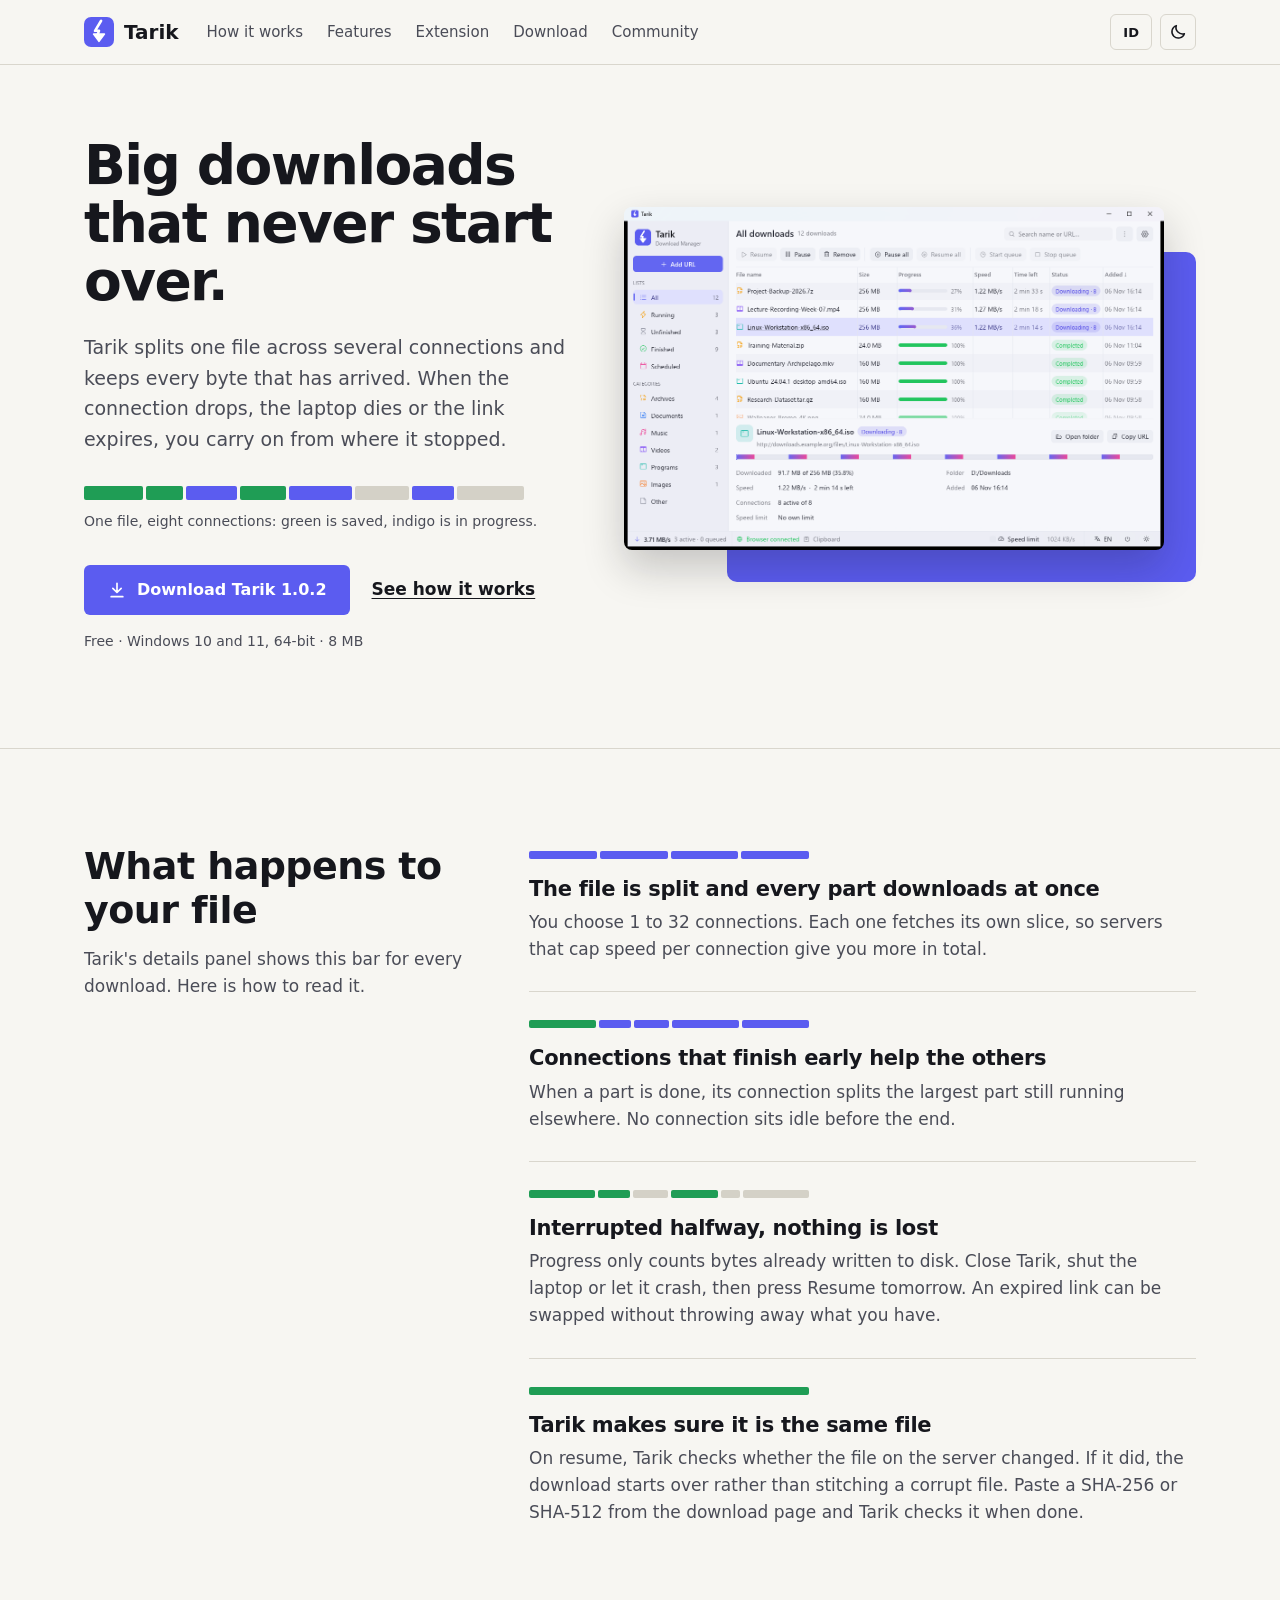
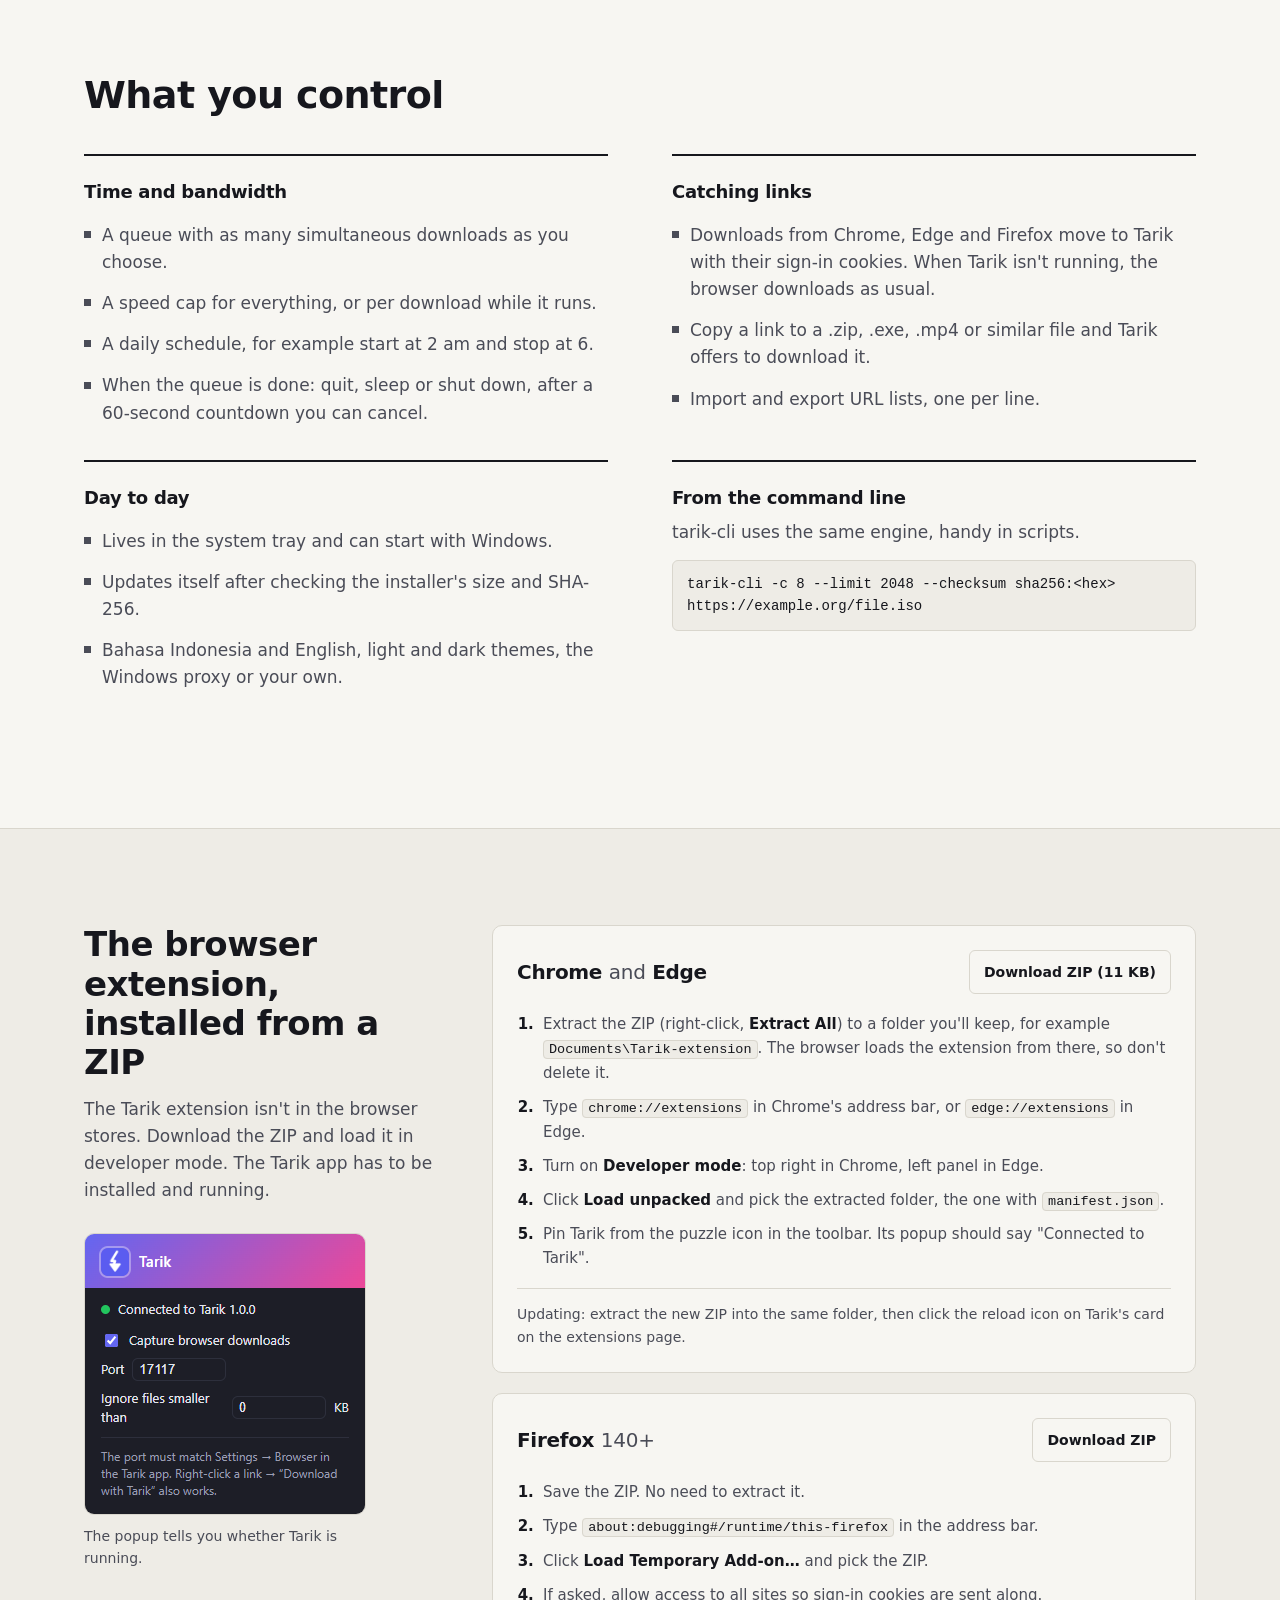
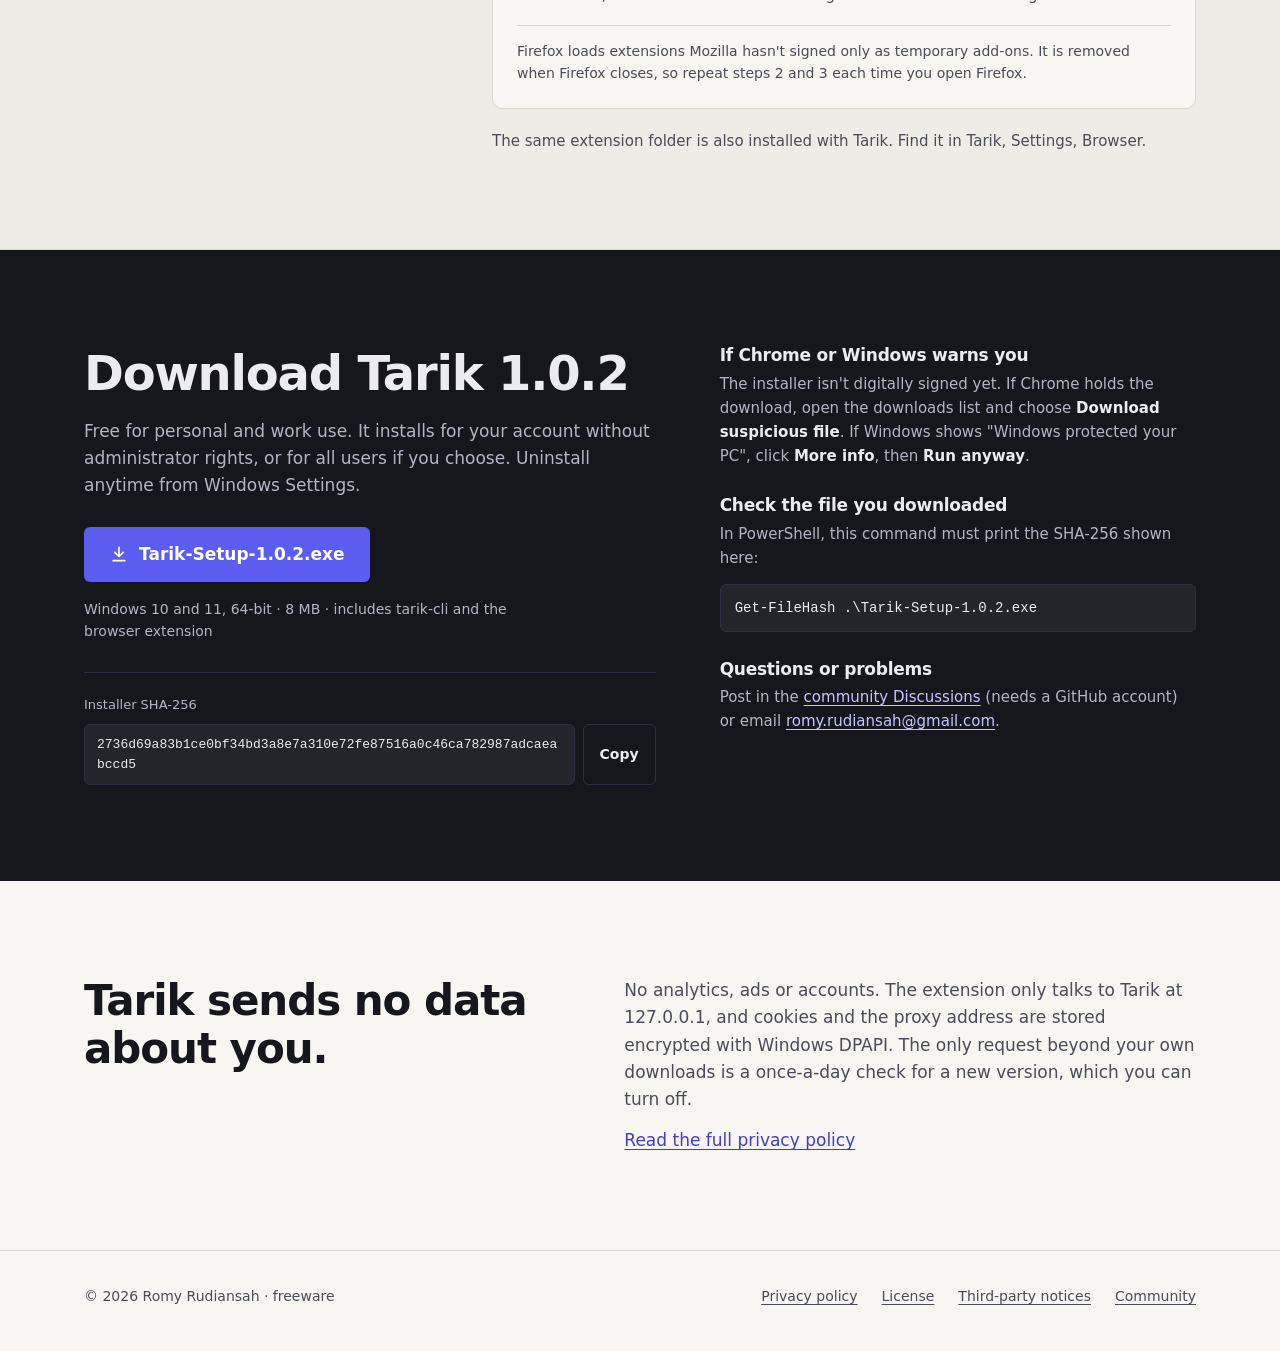
<file: index.html>
<!doctype html>
<html lang="id" data-lang="id">
<head>
  <meta charset="utf-8">
  <meta name="viewport" content="width=device-width, initial-scale=1">
  <title>Tarik: download manager untuk Windows</title>
  <meta name="description" content="Tarik membagi satu file ke beberapa koneksi dan melanjutkan dari posisi terakhir setelah koneksi putus. Freeware untuk Windows 10 dan 11, dengan ekstensi Chrome, Edge, dan Firefox.">
  <meta property="og:title" content="Tarik: download manager untuk Windows">
  <meta property="og:description" content="Download besar yang tidak mulai dari nol lagi. Freeware untuk Windows.">
  <meta property="og:type" content="website">
  <meta property="og:image" content="img/promo.png">
  <meta name="theme-color" content="#5b5cf0">
  <link rel="icon" href="img/logo.svg" type="image/svg+xml">
  <link rel="icon" href="img/icon-32.png" sizes="32x32" type="image/png">
  <link rel="stylesheet" href="style.css">
  <script>
    // Bahasa dan tema dipilih sebelum halaman digambar supaya tidak berkedip.
    (function () {
      var d = document.documentElement, l = null, t = null;
      try { l = localStorage.getItem("tarik-lang"); t = localStorage.getItem("tarik-theme"); } catch (e) {}
      if (l !== "id" && l !== "en") l = /^id\b/i.test(navigator.language || "") ? "id" : "en";
      d.dataset.lang = l;
      d.lang = l;
      if (t === "dark") d.dataset.theme = "dark";
    })();
  </script>
</head>
<body>
<a class="skip" href="#isi"><span data-l="id">Langsung ke isi</span><span data-l="en">Skip to content</span></a>

<header class="top">
  <div class="wrap top-row">
    <a class="brand" href="./"><img src="img/logo.svg" alt="" width="30" height="30">Tarik</a>
    <nav class="nav" id="menu" aria-label="Menu">
      <a href="#cara-kerja"><span data-l="id">Cara kerja</span><span data-l="en">How it works</span></a>
      <a href="#fitur"><span data-l="id">Fitur</span><span data-l="en">Features</span></a>
      <a href="#ekstensi"><span data-l="id">Ekstensi</span><span data-l="en">Extension</span></a>
      <a href="#unduh"><span data-l="id">Unduh</span><span data-l="en">Download</span></a>
      <a href="https://github.com/romyrudiansah/tarik/discussions"><span data-l="id">Komunitas</span><span data-l="en">Community</span></a>
    </nav>
    <div class="tools">
      <button class="tool" type="button" data-switch-lang>
        <span data-l="id" aria-label="Switch to English">EN</span><span data-l="en" aria-label="Ganti ke Bahasa Indonesia">ID</span>
      </button>
      <button class="tool tool-icon" type="button" data-switch-theme aria-pressed="false">
        <span class="sr-only"><span data-l="id">Mode gelap</span><span data-l="en">Dark mode</span></span>
        <svg class="i-moon" viewBox="0 0 24 24" aria-hidden="true"><path d="M20.5 14.2A8.5 8.5 0 0 1 9.8 3.5a8.5 8.5 0 1 0 10.7 10.7z"/></svg>
        <svg class="i-sun" viewBox="0 0 24 24" aria-hidden="true"><circle cx="12" cy="12" r="4"/><path d="M12 2.5v2M12 19.5v2M2.5 12h2M19.5 12h2M5.3 5.3l1.4 1.4M17.3 17.3l1.4 1.4M5.3 18.7l1.4-1.4M17.3 6.7l1.4-1.4"/></svg>
      </button>
      <button class="tool menu-btn" type="button" aria-expanded="false" aria-controls="menu" data-menu>
        <span data-l="id">Menu</span><span data-l="en">Menu</span>
      </button>
    </div>
  </div>
</header>

<main id="isi">
  <section class="hero">
    <div class="wrap hero-grid">
      <div class="hero-text">
        <h1>
          <span data-l="id">Download besar yang tidak mulai dari nol lagi.</span>
          <span data-l="en">Big downloads that never start over.</span>
        </h1>
        <p class="lead">
          <span data-l="id">Tarik membagi satu file ke beberapa koneksi sekaligus dan menyimpan setiap byte yang sudah sampai. Kalau koneksi putus, laptop mati, atau tautannya kedaluwarsa, Anda melanjutkan dari posisi terakhir.</span>
          <span data-l="en">Tarik splits one file across several connections and keeps every byte that has arrived. When the connection drops, the laptop dies or the link expires, you carry on from where it stopped.</span>
        </p>
        <div class="seg seg-hero" aria-hidden="true">
          <span class="s done" style="--w:14"></span><span class="s done" style="--w:9"></span><span class="s run" style="--w:12"></span><span class="s done" style="--w:11"></span><span class="s run" style="--w:15"></span><span class="s wait" style="--w:13"></span><span class="s run" style="--w:10"></span><span class="s wait" style="--w:16"></span>
        </div>
        <p class="seg-caption"><span data-l="id">Satu file, delapan koneksi: hijau sudah tersimpan, indigo sedang berjalan.</span><span data-l="en">One file, eight connections: green is saved, indigo is in progress.</span></p>
        <div class="cta">
          <a class="btn btn-primary" href="https://github.com/romyrudiansah/tarik/releases/download/v1.0.2/Tarik-Setup-1.0.2.exe">
            <svg viewBox="0 0 24 24" aria-hidden="true"><path d="M12 4v11M7 10l5 5 5-5M5 20h14"/></svg>
            <span data-l="id">Unduh Tarik 1.0.2</span><span data-l="en">Download Tarik 1.0.2</span>
          </a>
          <a class="text-link" href="#cara-kerja"><span data-l="id">Lihat cara kerjanya</span><span data-l="en">See how it works</span></a>
        </div>
        <p class="meta"><span data-l="id">Gratis · Windows 10 dan 11, 64-bit · 8 MB</span><span data-l="en">Free · Windows 10 and 11, 64-bit · 8 MB</span></p>
      </div>
      <div class="hero-shot">
        <img data-l="id" src="img/main-dark-id.png" width="1196" height="759" fetchpriority="high" alt="Jendela utama Tarik: tiga download berjalan dengan delapan koneksi, rincian download terpilih dengan peta segmen">
        <img data-l="en" src="img/main-light-en.png" width="1196" height="759" alt="Tarik main window: three downloads running with eight connections, details of the selected download with its segment map">
      </div>
    </div>
  </section>

  <section class="how" id="cara-kerja">
    <div class="wrap how-grid">
      <div class="how-head">
        <h2><span data-l="id">Apa yang terjadi pada file Anda</span><span data-l="en">What happens to your file</span></h2>
        <p><span data-l="id">Panel rincian di Tarik menampilkan bilah ini untuk setiap download. Begini cara membacanya.</span><span data-l="en">Tarik's details panel shows this bar for every download. Here is how to read it.</span></p>
      </div>
      <ol class="story">
        <li>
          <div class="seg seg-small" aria-hidden="true"><span class="s run" style="--w:25"></span><span class="s run" style="--w:25"></span><span class="s run" style="--w:25"></span><span class="s run" style="--w:25"></span></div>
          <h3><span data-l="id">File dibagi, semua bagian diunduh bersamaan</span><span data-l="en">The file is split and every part downloads at once</span></h3>
          <p><span data-l="id">Anda pilih 1 sampai 32 koneksi. Setiap koneksi mengambil potongan file sendiri, jadi kecepatan dari server yang membatasi per koneksi ikut bertambah.</span><span data-l="en">You choose 1 to 32 connections. Each one fetches its own slice, so servers that cap speed per connection give you more in total.</span></p>
        </li>
        <li>
          <div class="seg seg-small" aria-hidden="true"><span class="s done" style="--w:25"></span><span class="s run" style="--w:12"></span><span class="s run" style="--w:13"></span><span class="s run" style="--w:25"></span><span class="s run" style="--w:25"></span></div>
          <h3><span data-l="id">Koneksi yang selesai duluan membantu yang lain</span><span data-l="en">Connections that finish early help the others</span></h3>
          <p><span data-l="id">Begitu satu bagian selesai, koneksinya membelah sisa bagian terbesar milik koneksi lain. Tidak ada koneksi yang menganggur sampai akhir.</span><span data-l="en">When a part is done, its connection splits the largest part still running elsewhere. No connection sits idle before the end.</span></p>
        </li>
        <li>
          <div class="seg seg-small" aria-hidden="true"><span class="s done" style="--w:25"></span><span class="s done" style="--w:12"></span><span class="s wait" style="--w:13"></span><span class="s done" style="--w:18"></span><span class="s wait" style="--w:7"></span><span class="s wait" style="--w:25"></span></div>
          <h3><span data-l="id">Putus di tengah jalan, tidak ada yang hilang</span><span data-l="en">Interrupted halfway, nothing is lost</span></h3>
          <p><span data-l="id">Progres hanya dihitung dari byte yang sudah tertulis ke disk. Tutup Tarik, matikan laptop, atau biarkan crash: besok tinggal klik Lanjutkan. Tautan yang kedaluwarsa bisa diganti tanpa membuang yang sudah terunduh.</span><span data-l="en">Progress only counts bytes already written to disk. Close Tarik, shut the laptop or let it crash, then press Resume tomorrow. An expired link can be swapped without throwing away what you have.</span></p>
        </li>
        <li>
          <div class="seg seg-small" aria-hidden="true"><span class="s done" style="--w:100"></span></div>
          <h3><span data-l="id">Tarik memastikan hasilnya file yang sama</span><span data-l="en">Tarik makes sure it is the same file</span></h3>
          <p><span data-l="id">Saat melanjutkan, Tarik mengecek apakah file di server berubah. Kalau berubah, download diulang supaya tidak tersambung jadi file rusak. Tempel SHA-256 atau SHA-512 dari halaman download, dan Tarik mencocokkannya begitu selesai.</span><span data-l="en">On resume, Tarik checks whether the file on the server changed. If it did, the download starts over rather than stitching a corrupt file. Paste a SHA-256 or SHA-512 from the download page and Tarik checks it when done.</span></p>
        </li>
      </ol>
    </div>
  </section>

  <section class="features" id="fitur">
    <div class="wrap">
      <h2><span data-l="id">Yang bisa Anda atur</span><span data-l="en">What you control</span></h2>
      <div class="groups">
        <section class="group">
          <h3><span data-l="id">Waktu dan bandwidth</span><span data-l="en">Time and bandwidth</span></h3>
          <ul>
            <li><span data-l="id">Antrean dengan jumlah download bersamaan yang Anda tentukan.</span><span data-l="en">A queue with as many simultaneous downloads as you choose.</span></li>
            <li><span data-l="id">Batas kecepatan untuk semua download, atau per download saat sedang berjalan.</span><span data-l="en">A speed cap for everything, or per download while it runs.</span></li>
            <li><span data-l="id">Penjadwal harian, misalnya mulai jam 2 pagi dan berhenti jam 6.</span><span data-l="en">A daily schedule, for example start at 2 am and stop at 6.</span></li>
            <li><span data-l="id">Setelah antrean selesai: keluar, tidurkan, atau matikan komputer, dengan hitung mundur 60 detik yang bisa dibatalkan.</span><span data-l="en">When the queue is done: quit, sleep or shut down, after a 60-second countdown you can cancel.</span></li>
          </ul>
        </section>
        <section class="group">
          <h3><span data-l="id">Menangkap tautan</span><span data-l="en">Catching links</span></h3>
          <ul>
            <li><span data-l="id">Download dari Chrome, Edge, dan Firefox pindah ke Tarik lengkap dengan cookie login. Kalau Tarik tidak berjalan, browser mengunduh seperti biasa.</span><span data-l="en">Downloads from Chrome, Edge and Firefox move to Tarik with their sign-in cookies. When Tarik isn't running, the browser downloads as usual.</span></li>
            <li><span data-l="id">Salin tautan file .zip, .exe, .mp4, dan sejenisnya, Tarik langsung menawarkan untuk mengunduhnya.</span><span data-l="en">Copy a link to a .zip, .exe, .mp4 or similar file and Tarik offers to download it.</span></li>
            <li><span data-l="id">Impor dan ekspor daftar URL, satu per baris.</span><span data-l="en">Import and export URL lists, one per line.</span></li>
          </ul>
        </section>
        <section class="group">
          <h3><span data-l="id">Sehari-hari</span><span data-l="en">Day to day</span></h3>
          <ul>
            <li><span data-l="id">Tinggal di system tray dan bisa ikut berjalan saat Windows mulai.</span><span data-l="en">Lives in the system tray and can start with Windows.</span></li>
            <li><span data-l="id">Memperbarui dirinya sendiri setelah ukuran dan SHA-256 installernya dicocokkan.</span><span data-l="en">Updates itself after checking the installer's size and SHA-256.</span></li>
            <li><span data-l="id">Bahasa Indonesia dan Inggris, tema terang dan gelap, proxy Windows atau proxy sendiri.</span><span data-l="en">Bahasa Indonesia and English, light and dark themes, the Windows proxy or your own.</span></li>
          </ul>
        </section>
        <section class="group group-cli">
          <h3><span data-l="id">Dari baris perintah</span><span data-l="en">From the command line</span></h3>
          <p><span data-l="id">tarik-cli memakai mesin yang sama, cocok untuk skrip.</span><span data-l="en">tarik-cli uses the same engine, handy in scripts.</span></p>
          <pre class="code"><code>tarik-cli -c 8 --limit 2048 --checksum sha256:&lt;hex&gt; https://example.org/file.iso</code></pre>
        </section>
      </div>
    </div>
  </section>

  <section class="ext" id="ekstensi">
    <div class="wrap ext-grid">
      <div class="ext-intro">
        <h2><span data-l="id">Ekstensi browser, dipasang sendiri dari ZIP</span><span data-l="en">The browser extension, installed from a ZIP</span></h2>
        <p><span data-l="id">Ekstensi Tarik tidak ada di toko browser. Unduh ZIP-nya, lalu muat lewat mode pengembang. Aplikasi Tarik harus terpasang dan berjalan.</span><span data-l="en">The Tarik extension isn't in the browser stores. Download the ZIP and load it in developer mode. The Tarik app has to be installed and running.</span></p>
        <figure class="popup">
          <img data-l="id" src="img/popup-id.png" width="280" height="280" loading="lazy" alt="Popup ekstensi Tarik: terhubung ke Tarik 1.0.2, tangkap download browser aktif">
          <img data-l="en" src="img/popup-en.png" width="280" height="280" loading="lazy" alt="Tarik extension popup: connected to Tarik 1.0.2, browser download capture on">
          <figcaption><span data-l="id">Popup-nya memberi tahu apakah Tarik sedang berjalan.</span><span data-l="en">The popup tells you whether Tarik is running.</span></figcaption>
        </figure>
      </div>
      <div class="sheets" id="pasang-ekstensi">
        <article class="sheet">
          <header class="sheet-head">
            <h3>Chrome <span class="soft"><span data-l="id">dan</span><span data-l="en">and</span></span> Edge</h3>
            <a class="btn btn-quiet" href="download/tarik-extension-1.0.2-chromium.zip" download><span data-l="id">Unduh ZIP (11 KB)</span><span data-l="en">Download ZIP (11 KB)</span></a>
          </header>
          <ol>
            <li><span data-l="id">Ekstrak ZIP (klik kanan, <b>Extract All</b>) ke folder yang akan Anda simpan, misalnya <code>Dokumen\Tarik-ekstensi</code>. Browser memuat ekstensi dari folder itu, jadi jangan dihapus.</span><span data-l="en">Extract the ZIP (right-click, <b>Extract All</b>) to a folder you'll keep, for example <code>Documents\Tarik-extension</code>. The browser loads the extension from there, so don't delete it.</span></li>
            <li><span data-l="id">Ketik <code>chrome://extensions</code> di bilah alamat Chrome, atau <code>edge://extensions</code> di Edge.</span><span data-l="en">Type <code>chrome://extensions</code> in Chrome's address bar, or <code>edge://extensions</code> in Edge.</span></li>
            <li><span data-l="id">Nyalakan <b>Developer mode</b>: di kanan atas (Chrome) atau panel kiri (Edge).</span><span data-l="en">Turn on <b>Developer mode</b>: top right in Chrome, left panel in Edge.</span></li>
            <li><span data-l="id">Klik <b>Load unpacked</b> dan pilih folder hasil ekstrak, yang berisi <code>manifest.json</code>.</span><span data-l="en">Click <b>Load unpacked</b> and pick the extracted folder, the one with <code>manifest.json</code>.</span></li>
            <li><span data-l="id">Sematkan Tarik lewat ikon puzzle di toolbar. Popup-nya harus menampilkan "Terhubung ke Tarik".</span><span data-l="en">Pin Tarik from the puzzle icon in the toolbar. Its popup should say "Connected to Tarik".</span></li>
          </ol>
          <p class="sheet-note"><span data-l="id">Memperbarui: ekstrak ZIP baru ke folder yang sama, lalu klik ikon muat ulang di kartu Tarik pada halaman ekstensi.</span><span data-l="en">Updating: extract the new ZIP into the same folder, then click the reload icon on Tarik's card on the extensions page.</span></p>
        </article>
        <article class="sheet">
          <header class="sheet-head">
            <h3>Firefox <span class="soft">140+</span></h3>
            <a class="btn btn-quiet" href="download/tarik-extension-1.0.2-firefox.zip" download><span data-l="id">Unduh ZIP</span><span data-l="en">Download ZIP</span></a>
          </header>
          <ol>
            <li><span data-l="id">Simpan ZIP-nya. Tidak perlu diekstrak.</span><span data-l="en">Save the ZIP. No need to extract it.</span></li>
            <li><span data-l="id">Ketik <code>about:debugging#/runtime/this-firefox</code> di bilah alamat.</span><span data-l="en">Type <code>about:debugging#/runtime/this-firefox</code> in the address bar.</span></li>
            <li><span data-l="id">Klik <b>Load Temporary Add-on…</b> dan pilih ZIP tadi.</span><span data-l="en">Click <b>Load Temporary Add-on…</b> and pick the ZIP.</span></li>
            <li><span data-l="id">Kalau diminta, izinkan akses ke semua situs supaya cookie login ikut terkirim.</span><span data-l="en">If asked, allow access to all sites so sign-in cookies are sent along.</span></li>
          </ol>
          <p class="sheet-note"><span data-l="id">Firefox hanya memuat ekstensi yang belum ditandatangani Mozilla sebagai pengaya sementara. Ekstensi hilang saat Firefox ditutup, jadi ulangi langkah 2 dan 3 setiap kali Firefox dibuka.</span><span data-l="en">Firefox loads extensions Mozilla hasn't signed only as temporary add-ons. It is removed when Firefox closes, so repeat steps 2 and 3 each time you open Firefox.</span></p>
        </article>
        <p class="ext-alt"><span data-l="id">Folder ekstensi yang sama juga ikut terpasang bersama Tarik. Lokasinya ada di Tarik, Pengaturan, Browser.</span><span data-l="en">The same extension folder is also installed with Tarik. Find it in Tarik, Settings, Browser.</span></p>
      </div>
    </div>
  </section>

  <section class="get" id="unduh">
    <div class="wrap get-grid">
      <div class="get-main">
        <h2><span data-l="id">Unduh Tarik 1.0.2</span><span data-l="en">Download Tarik 1.0.2</span></h2>
        <p><span data-l="id">Gratis untuk pemakaian pribadi maupun kerja. Dipasang untuk akun Anda tanpa hak administrator, atau untuk semua pengguna kalau Anda memilihnya. Bisa dicopot kapan saja dari Pengaturan Windows.</span><span data-l="en">Free for personal and work use. It installs for your account without administrator rights, or for all users if you choose. Uninstall anytime from Windows Settings.</span></p>
        <a class="btn btn-primary btn-big" href="https://github.com/romyrudiansah/tarik/releases/download/v1.0.2/Tarik-Setup-1.0.2.exe">
          <svg viewBox="0 0 24 24" aria-hidden="true"><path d="M12 4v11M7 10l5 5 5-5M5 20h14"/></svg>
          <span>Tarik-Setup-1.0.2.exe</span>
        </a>
        <p class="meta-dark"><span data-l="id">Windows 10 dan 11, 64-bit · 8 MB · termasuk tarik-cli dan ekstensi browser</span><span data-l="en">Windows 10 and 11, 64-bit · 8 MB · includes tarik-cli and the browser extension</span></p>
        <div class="hash">
          <label for="sha"><span data-l="id">SHA-256 installer</span><span data-l="en">Installer SHA-256</span></label>
          <div class="hash-row">
            <code id="sha">2736d69a83b1ce0bf34bd3a8e7a310e72fe87516a0c46ca782987adcaeabccd5</code>
            <button class="btn btn-quiet-dark" type="button" data-copy="sha"><span data-l="id">Salin</span><span data-l="en">Copy</span></button>
          </div>
        </div>
      </div>
      <div class="get-notes">
        <section>
          <h3><span data-l="id">Kalau Chrome atau Windows memperingatkan</span><span data-l="en">If Chrome or Windows warns you</span></h3>
          <p><span data-l="id">Installer ini belum ditandatangani secara digital. Kalau Chrome menahan unduhannya, buka daftar unduhan lalu pilih <b>Download suspicious file</b>. Kalau Windows menampilkan "Windows protected your PC", klik <b>More info</b>, lalu <b>Run anyway</b>.</span><span data-l="en">The installer isn't digitally signed yet. If Chrome holds the download, open the downloads list and choose <b>Download suspicious file</b>. If Windows shows "Windows protected your PC", click <b>More info</b>, then <b>Run anyway</b>.</span></p>
        </section>
        <section>
          <h3><span data-l="id">Cek file yang Anda unduh</span><span data-l="en">Check the file you downloaded</span></h3>
          <p><span data-l="id">Di PowerShell, hasil perintah ini harus sama dengan SHA-256 di halaman ini:</span><span data-l="en">In PowerShell, this command must print the SHA-256 shown here:</span></p>
          <pre class="code code-dark"><code>Get-FileHash .\Tarik-Setup-1.0.2.exe</code></pre>
        </section>
        <section>
          <h3><span data-l="id">Pertanyaan atau masalah</span><span data-l="en">Questions or problems</span></h3>
          <p><span data-l="id">Tulis di <a href="https://github.com/romyrudiansah/tarik/discussions">Diskusi komunitas</a> (perlu akun GitHub) atau kirim email ke <a href="mailto:romy.rudiansah@gmail.com">romy.rudiansah@gmail.com</a>.</span><span data-l="en">Post in the <a href="https://github.com/romyrudiansah/tarik/discussions">community Discussions</a> (needs a GitHub account) or email <a href="mailto:romy.rudiansah@gmail.com">romy.rudiansah@gmail.com</a>.</span></p>
        </section>
      </div>
    </div>
  </section>

  <section class="privacy" id="privasi">
    <div class="wrap privacy-grid">
      <h2><span data-l="id">Tarik tidak mengirim data tentang Anda.</span><span data-l="en">Tarik sends no data about you.</span></h2>
      <div>
        <p><span data-l="id">Tidak ada analitik, iklan, atau akun. Ekstensi hanya bicara dengan Tarik di 127.0.0.1, dan cookie serta alamat proxy disimpan terenkripsi dengan Windows DPAPI. Satu-satunya permintaan ke internet di luar download Anda adalah pengecekan versi baru sekali sehari, yang bisa dimatikan.</span><span data-l="en">No analytics, ads or accounts. The extension only talks to Tarik at 127.0.0.1, and cookies and the proxy address are stored encrypted with Windows DPAPI. The only request beyond your own downloads is a once-a-day check for a new version, which you can turn off.</span></p>
        <p><a href="privacy.html"><span data-l="id">Baca kebijakan privasi lengkap</span><span data-l="en">Read the full privacy policy</span></a></p>
      </div>
    </div>
  </section>
</main>

<footer class="foot">
  <div class="wrap foot-row">
    <span class="grow">© 2026 Romy Rudiansah · freeware</span>
    <a href="privacy.html"><span data-l="id">Kebijakan privasi</span><span data-l="en">Privacy policy</span></a>
    <a href="LICENSE.txt"><span data-l="id">Lisensi</span><span data-l="en">License</span></a>
    <a href="THIRD-PARTY-NOTICES.txt"><span data-l="id">Komponen pihak ketiga</span><span data-l="en">Third-party notices</span></a>
    <a href="https://github.com/romyrudiansah/tarik/discussions"><span data-l="id">Komunitas</span><span data-l="en">Community</span></a>
  </div>
</footer>
<script src="site.js" defer></script>
</body>
</html>
</file>
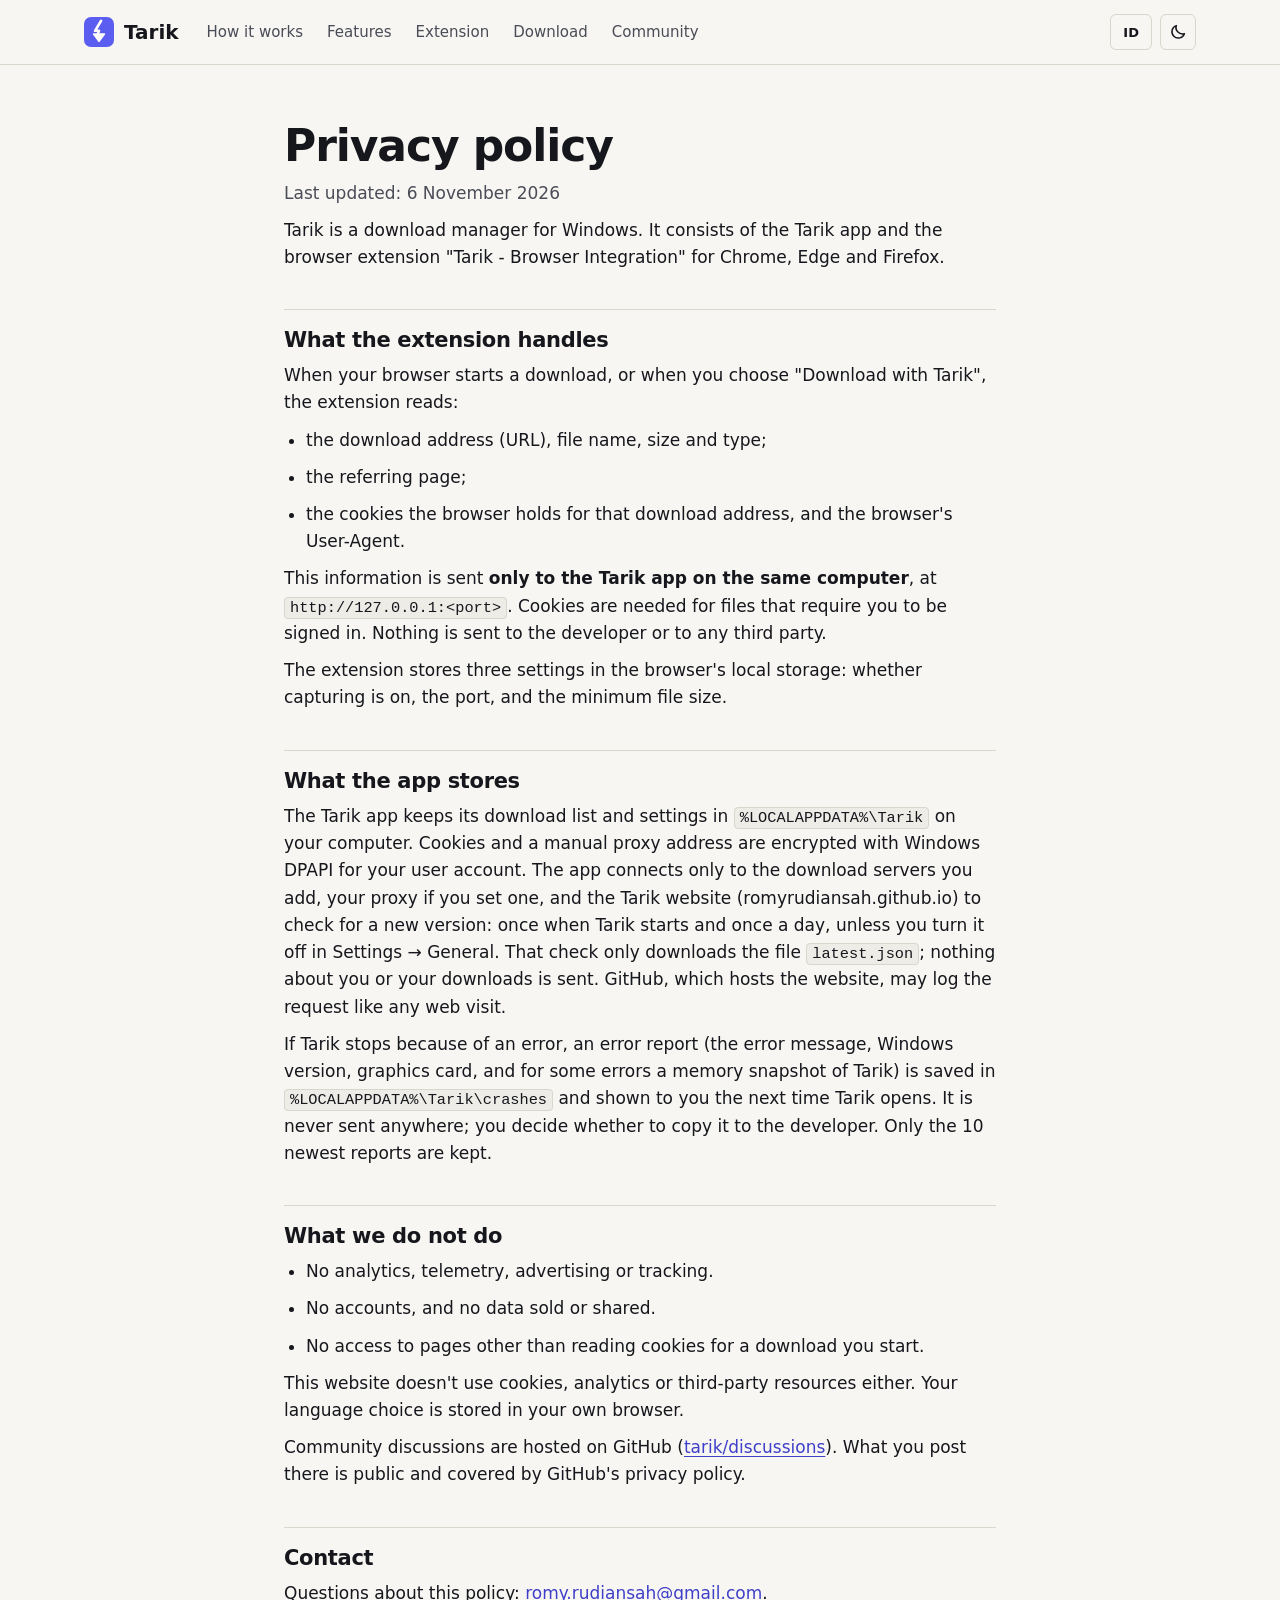
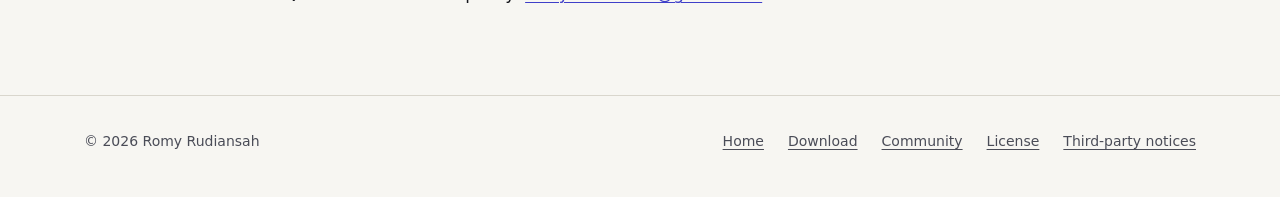
<file: privacy.html>
<!doctype html>
<html lang="id" data-lang="id">
<head>
  <meta charset="utf-8">
  <meta name="viewport" content="width=device-width, initial-scale=1">
  <title>Tarik: kebijakan privasi</title>
  <meta name="description" content="Kebijakan privasi aplikasi Tarik dan ekstensi browser Tarik.">
  <meta name="theme-color" content="#5b5cf0">
  <link rel="icon" href="img/logo.svg" type="image/svg+xml">
  <link rel="icon" href="img/icon-32.png" sizes="32x32" type="image/png">
  <link rel="stylesheet" href="style.css">
  <script>
    (function () {
      var d = document.documentElement, l = null, t = null;
      try { l = localStorage.getItem("tarik-lang"); t = localStorage.getItem("tarik-theme"); } catch (e) {}
      if (l !== "id" && l !== "en") l = /^id\b/i.test(navigator.language || "") ? "id" : "en";
      d.dataset.lang = l;
      d.lang = l;
      if (t === "dark") d.dataset.theme = "dark";
    })();
  </script>
</head>
<body>
<!-- Isi halaman ini harus sama dengan PRIVACY.md di repo. -->
<a class="skip" href="#isi"><span data-l="id">Langsung ke isi</span><span data-l="en">Skip to content</span></a>

<header class="top">
  <div class="wrap top-row">
    <a class="brand" href="./"><img src="img/logo.svg" alt="" width="30" height="30">Tarik</a>
    <nav class="nav" id="menu" aria-label="Menu">
      <a href="./#cara-kerja"><span data-l="id">Cara kerja</span><span data-l="en">How it works</span></a>
      <a href="./#fitur"><span data-l="id">Fitur</span><span data-l="en">Features</span></a>
      <a href="./#ekstensi"><span data-l="id">Ekstensi</span><span data-l="en">Extension</span></a>
      <a href="./#unduh"><span data-l="id">Unduh</span><span data-l="en">Download</span></a>
      <a href="https://github.com/romyrudiansah/tarik/discussions"><span data-l="id">Komunitas</span><span data-l="en">Community</span></a>
    </nav>
    <div class="tools">
      <button class="tool" type="button" data-switch-lang>
        <span data-l="id" aria-label="Switch to English">EN</span><span data-l="en" aria-label="Ganti ke Bahasa Indonesia">ID</span>
      </button>
      <button class="tool tool-icon" type="button" data-switch-theme aria-pressed="false">
        <span class="sr-only"><span data-l="id">Mode gelap</span><span data-l="en">Dark mode</span></span>
        <svg class="i-moon" viewBox="0 0 24 24" aria-hidden="true"><path d="M20.5 14.2A8.5 8.5 0 0 1 9.8 3.5a8.5 8.5 0 1 0 10.7 10.7z"/></svg>
        <svg class="i-sun" viewBox="0 0 24 24" aria-hidden="true"><circle cx="12" cy="12" r="4"/><path d="M12 2.5v2M12 19.5v2M2.5 12h2M19.5 12h2M5.3 5.3l1.4 1.4M17.3 17.3l1.4 1.4M5.3 18.7l1.4-1.4M17.3 6.7l1.4-1.4"/></svg>
      </button>
      <button class="tool menu-btn" type="button" aria-expanded="false" aria-controls="menu" data-menu>
        <span data-l="id">Menu</span><span data-l="en">Menu</span>
      </button>
    </div>
  </div>
</header>

<main class="wrap doc" id="isi">
  <article data-l="id">
    <h1>Kebijakan privasi</h1>
    <p class="updated">Terakhir diperbarui: 6 November 2026</p>
    <p>Tarik adalah download manager untuk Windows, terdiri dari aplikasi Tarik dan ekstensi browser "Tarik - Integrasi Browser" untuk Chrome, Edge, dan Firefox.</p>

    <h2>Data yang ditangani ekstensi</h2>
    <p>Saat browser mulai mengunduh, atau saat Anda memilih "Unduh dengan Tarik", ekstensi membaca:</p>
    <ul>
      <li>alamat download (URL), nama file, ukuran, dan jenisnya;</li>
      <li>halaman perujuk;</li>
      <li>cookie yang disimpan browser untuk alamat download itu, dan User-Agent browser.</li>
    </ul>
    <p>Informasi ini dikirim <b>hanya ke aplikasi Tarik di komputer yang sama</b>, di <code>http://127.0.0.1:&lt;port&gt;</code>. Cookie diperlukan untuk file yang hanya bisa diunduh setelah login. Tidak ada yang dikirim ke pengembang maupun pihak ketiga.</p>
    <p>Ekstensi menyimpan tiga pengaturan di penyimpanan lokal browser: tangkap download aktif atau tidak, port, dan ukuran file minimum.</p>

    <h2>Data yang disimpan aplikasi</h2>
    <p>Aplikasi Tarik menyimpan daftar download dan pengaturan di <code>%LOCALAPPDATA%\Tarik</code> di komputer Anda. Cookie dan alamat proxy manual dienkripsi dengan Windows DPAPI untuk akun Anda. Aplikasi hanya terhubung ke server download yang Anda tambahkan, proxy Anda bila diatur, dan website Tarik (romyrudiansah.github.io) untuk memeriksa versi baru: sekali saat Tarik mulai dan sekali sehari, kecuali dimatikan di Pengaturan → Umum. Pemeriksaan itu hanya mengunduh file <code>latest.json</code>; tidak ada data tentang Anda atau download Anda yang dikirim. GitHub, yang menghosting website, bisa mencatat permintaan itu seperti kunjungan web biasa.</p>
    <p>Bila Tarik berhenti karena galat, laporan galat (pesan galat, versi Windows, kartu grafis, dan untuk sebagian galat cuplikan memori Tarik) disimpan di <code>%LOCALAPPDATA%\Tarik\crashes</code> dan ditunjukkan saat Tarik dibuka lagi. Laporan itu tidak pernah dikirim ke mana pun; Anda yang memutuskan apakah akan menyalinnya ke pengembang. Hanya 10 laporan terbaru yang disimpan.</p>

    <h2>Yang tidak kami lakukan</h2>
    <ul>
      <li>Tidak ada analitik, telemetri, iklan, atau pelacakan.</li>
      <li>Tidak ada akun, dan tidak ada data yang dijual atau dibagikan.</li>
      <li>Tidak mengakses halaman selain membaca cookie untuk download yang Anda mulai.</li>
    </ul>
    <p>Situs ini juga tidak memakai cookie, analitik, atau sumber dari pihak lain. Pilihan bahasa Anda disimpan di browser Anda sendiri.</p>
    <p>Diskusi komunitas berada di GitHub (<a href="https://github.com/romyrudiansah/tarik/discussions">tarik/discussions</a>). Yang Anda tulis di sana bersifat publik dan mengikuti kebijakan privasi GitHub.</p>

    <h2>Kontak</h2>
    <p>Pertanyaan tentang kebijakan ini: <a href="mailto:romy.rudiansah@gmail.com">romy.rudiansah@gmail.com</a>.</p>
  </article>

  <article data-l="en">
    <h1>Privacy policy</h1>
    <p class="updated">Last updated: 6 November 2026</p>
    <p>Tarik is a download manager for Windows. It consists of the Tarik app and the browser extension "Tarik - Browser Integration" for Chrome, Edge and Firefox.</p>

    <h2>What the extension handles</h2>
    <p>When your browser starts a download, or when you choose "Download with Tarik", the extension reads:</p>
    <ul>
      <li>the download address (URL), file name, size and type;</li>
      <li>the referring page;</li>
      <li>the cookies the browser holds for that download address, and the browser's User-Agent.</li>
    </ul>
    <p>This information is sent <b>only to the Tarik app on the same computer</b>, at <code>http://127.0.0.1:&lt;port&gt;</code>. Cookies are needed for files that require you to be signed in. Nothing is sent to the developer or to any third party.</p>
    <p>The extension stores three settings in the browser's local storage: whether capturing is on, the port, and the minimum file size.</p>

    <h2>What the app stores</h2>
    <p>The Tarik app keeps its download list and settings in <code>%LOCALAPPDATA%\Tarik</code> on your computer. Cookies and a manual proxy address are encrypted with Windows DPAPI for your user account. The app connects only to the download servers you add, your proxy if you set one, and the Tarik website (romyrudiansah.github.io) to check for a new version: once when Tarik starts and once a day, unless you turn it off in Settings → General. That check only downloads the file <code>latest.json</code>; nothing about you or your downloads is sent. GitHub, which hosts the website, may log the request like any web visit.</p>
    <p>If Tarik stops because of an error, an error report (the error message, Windows version, graphics card, and for some errors a memory snapshot of Tarik) is saved in <code>%LOCALAPPDATA%\Tarik\crashes</code> and shown to you the next time Tarik opens. It is never sent anywhere; you decide whether to copy it to the developer. Only the 10 newest reports are kept.</p>

    <h2>What we do not do</h2>
    <ul>
      <li>No analytics, telemetry, advertising or tracking.</li>
      <li>No accounts, and no data sold or shared.</li>
      <li>No access to pages other than reading cookies for a download you start.</li>
    </ul>
    <p>This website doesn't use cookies, analytics or third-party resources either. Your language choice is stored in your own browser.</p>
    <p>Community discussions are hosted on GitHub (<a href="https://github.com/romyrudiansah/tarik/discussions">tarik/discussions</a>). What you post there is public and covered by GitHub's privacy policy.</p>

    <h2>Contact</h2>
    <p>Questions about this policy: <a href="mailto:romy.rudiansah@gmail.com">romy.rudiansah@gmail.com</a>.</p>
  </article>
</main>

<footer class="foot">
  <div class="wrap foot-row">
    <span class="grow">© 2026 Romy Rudiansah</span>
    <a href="./"><span data-l="id">Beranda</span><span data-l="en">Home</span></a>
    <a href="./#unduh"><span data-l="id">Unduh</span><span data-l="en">Download</span></a>
    <a href="https://github.com/romyrudiansah/tarik/discussions"><span data-l="id">Komunitas</span><span data-l="en">Community</span></a>
    <a href="LICENSE.txt"><span data-l="id">Lisensi</span><span data-l="en">License</span></a>
    <a href="THIRD-PARTY-NOTICES.txt"><span data-l="id">Komponen pihak ketiga</span><span data-l="en">Third-party notices</span></a>
  </div>
</footer>
<script src="site.js" defer></script>
</body>
</html>
</file>
<file: style.css>
/* Website Tarik. Arah desain: DESIGN.md di repo kode (ENERGY 2 / RHYTHM 3 / MOTION 1).
   Tanpa font, skrip, atau gambar dari luar. */

:root {
  color-scheme: light;
  --paper: #f7f6f2;      /* latar hangat seperti lembar manual */
  --paper-2: #eeece6;
  --ink: #16171d;        /* warna jendela Tarik */
  --ink-2: #4a4c57;
  --line: #d9d6cd;
  --indigo: #5b5cf0;     /* ubin logo: satu-satunya aksen */
  --indigo-hover: #4849dc;
  --link: #3f3fc9;
  --green: #1f9d55;      /* status "selesai", sama seperti di aplikasi */
  --wait: #d4d1c7;
  --band: #16171d;       /* pita unduh */
  --band-ink: #ecebf2;
  --band-ink-2: #b4b5c4;
  --band-line: #2e3040;
  --band-link: #c3c6ff;
  --focus: #5b5cf0;
  --shot-shadow: 0 18px 40px rgb(22 23 29 / 22%);
  --display: "Segoe UI Variable Display", "Segoe UI", system-ui, -apple-system, Arial, sans-serif;
  --text: "Segoe UI Variable Text", "Segoe UI", system-ui, -apple-system, Arial, sans-serif;
  --mono: "Cascadia Mono", Consolas, "SFMono-Regular", Menlo, monospace;
}

/* Tema bawaan terang. Mode gelap hanya bila pengguna menyalakannya (tombol di kepala halaman). */
:root[data-theme="dark"] {
  color-scheme: dark;
  --paper: #121318;
  --paper-2: #1a1b22;
  --ink: #ecebf2;
  --ink-2: #a9aabb;
  --line: #2b2d38;
  --link: #b3b6ff;
  --green: #34c26f;
  --wait: #33354a;
  --band: #1c1d26;
  --band-line: #33354a;
  --focus: #8f91ff;
  --shot-shadow: 0 18px 40px rgb(0 0 0 / 45%);
}

/* Dua bahasa dalam satu halaman: hanya bahasa aktif yang tampil. */
:root[data-lang="id"] [data-l="en"],
:root[data-lang="en"] [data-l="id"] { display: none !important; }

*, *::before, *::after { box-sizing: border-box; }
html { scroll-padding-top: 80px; }
body {
  margin: 0;
  background: var(--paper);
  color: var(--ink);
  font: 17px/1.6 var(--text);
  -webkit-font-smoothing: antialiased;
}
img { max-width: 100%; height: auto; display: block; }
h1, h2, h3 { font-family: var(--display); line-height: 1.15; margin: 0; letter-spacing: -0.015em; }
p { margin: 0; }
a { color: var(--link); text-underline-offset: 3px; text-decoration-thickness: 1px; }
a, button, label[for], summary { cursor: pointer; }
code, pre { font-family: var(--mono); }
:focus-visible { outline: 3px solid var(--focus); outline-offset: 3px; border-radius: 4px; }

.wrap { width: 100%; max-width: 1160px; margin: 0 auto; padding: 0 24px; }
.skip { position: absolute; left: -9999px; top: 8px; }
.skip:focus { left: 16px; z-index: 20; background: var(--paper); color: var(--ink); padding: 10px 14px; }

/* Kepala halaman */
.top { position: sticky; top: 0; z-index: 10; background: var(--paper); border-bottom: 1px solid var(--line); }
.top-row { display: flex; align-items: center; gap: 28px; min-height: 64px; }
.brand { display: flex; align-items: center; gap: 10px; color: var(--ink); text-decoration: none; font: 700 20px/1 var(--display); }
.nav { display: flex; gap: 24px; }
.nav a { color: var(--ink-2); text-decoration: none; font-size: 15px; padding: 6px 0; }
.nav a:hover { color: var(--ink); text-decoration: underline; }
.tools { display: flex; gap: 8px; margin-left: auto; }
.tool {
  font: 600 13px/1 var(--text); color: var(--ink); background: transparent;
  border: 1px solid var(--line); border-radius: 6px; padding: 0 12px; min-height: 36px;
}
.tool:hover { border-color: var(--ink-2); }
.tool:active { background: var(--paper-2); }
/* Tombol ikon terang/gelap: bulan saat terang (ke mode gelap), matahari saat gelap. */
.tool-icon { display: inline-grid; place-items: center; width: 36px; padding: 0; }
.tool-icon svg { width: 18px; height: 18px; fill: none; stroke: currentColor; stroke-width: 2; stroke-linecap: round; stroke-linejoin: round; }
.tool-icon .i-sun, :root[data-theme="dark"] .tool-icon .i-moon { display: none; }
:root[data-theme="dark"] .tool-icon .i-sun { display: block; }
.sr-only { position: absolute; width: 1px; height: 1px; padding: 0; margin: -1px; overflow: hidden; clip: rect(0 0 0 0); white-space: nowrap; border: 0; }
.menu-btn { display: none; }

/* Tombol */
.btn {
  display: inline-flex; align-items: center; gap: 10px; text-decoration: none;
  font: 600 16px/1.2 var(--text); border-radius: 6px; border: 1px solid transparent;
  padding: 14px 22px; min-height: 48px;
}
.btn svg { width: 20px; height: 20px; flex: none; fill: none; stroke: currentColor; stroke-width: 2; stroke-linecap: round; stroke-linejoin: round; }
.btn-primary { background: var(--indigo); color: #fff; }
.btn-primary:hover { background: var(--indigo-hover); }
.btn-primary:active { transform: translateY(1px); }
.btn-quiet { color: var(--ink); border-color: var(--line); background: var(--paper); padding: 10px 14px; min-height: 44px; font-size: 14px; }
.btn-quiet:hover { border-color: var(--ink-2); }
.btn-quiet:active { background: var(--paper-2); }
.text-link { color: var(--ink); font-weight: 600; padding: 12px 4px; }

/* Bilah segmen: motif dari panel rincian Tarik */
.seg { display: flex; gap: 3px; }
.seg .s { flex: var(--w) 1 0; border-radius: 2px; }
.seg .done { background: var(--green); }
.seg .run { background: var(--indigo); }
.seg .wait { background: var(--wait); }
.seg-hero { height: 14px; max-width: 440px; margin-top: 32px; }
.seg-small { height: 8px; max-width: 280px; margin-bottom: 18px; }
.seg-caption { margin-top: 10px; font-size: 14px; color: var(--ink-2); }

/* Pembuka: teks di kiri, tangkapan layar di atas panel indigo (di dalam kolomnya) */
.hero { padding: 72px 0 96px; }
.hero-grid { display: grid; grid-template-columns: minmax(0, 11fr) minmax(0, 13fr); gap: 56px; align-items: center; }
.hero h1 { font-size: clamp(36px, 4.3vw, 56px); font-weight: 700; letter-spacing: -0.03em; line-height: 1.05; max-width: 15ch; }
.lead { margin-top: 22px; font-size: 19px; color: var(--ink-2); max-width: 36em; }
.cta { display: flex; align-items: center; gap: 18px; flex-wrap: wrap; margin-top: 32px; }
.meta { margin-top: 14px; font-size: 14px; color: var(--ink-2); }
.hero-shot { position: relative; isolation: isolate; padding: 0 32px 32px 0; }
.hero-shot::before {
  content: ""; position: absolute; z-index: -1;
  top: 12%; bottom: 0; left: 18%; right: 0;
  background: var(--indigo); border-radius: 10px;
}
.hero-shot img { border-radius: 8px; box-shadow: var(--shot-shadow); }

/* Cara kerja: urutan kejadian, bukan kartu */
.how { padding: 96px 0; border-top: 1px solid var(--line); }
.how-grid { display: grid; grid-template-columns: minmax(0, 4fr) minmax(0, 7fr); gap: 64px; }
.how-head h2 { font-size: clamp(28px, 3.2vw, 38px); font-weight: 700; }
.how-head p { margin-top: 14px; color: var(--ink-2); max-width: 26em; }
.story { list-style: none; margin: 0; padding: 0; }
.story li { padding: 28px 0; border-top: 1px solid var(--line); }
.story li:first-child { padding-top: 6px; border-top: 0; }
.story h3 { font-size: 21px; font-weight: 600; }
.story p { margin-top: 8px; color: var(--ink-2); max-width: 40em; }

/* Fitur: daftar berkelompok */
.features { padding: 24px 0 104px; }
.features > .wrap > h2 { font-size: clamp(28px, 3.2vw, 38px); font-weight: 700; }
.groups { display: grid; grid-template-columns: repeat(2, minmax(0, 1fr)); gap: 0 64px; margin-top: 36px; }
.group { padding: 26px 0; border-top: 2px solid var(--ink); }
.group h3 { font-size: 18px; font-weight: 700; }
.group ul { margin: 12px 0 0; padding: 0; list-style: none; }
.group li { position: relative; padding: 7px 0 7px 18px; color: var(--ink-2); }
.group li::before { content: ""; position: absolute; left: 0; top: 0.95em; width: 7px; height: 7px; background: var(--ink-2); }
.group-cli p { margin-top: 10px; color: var(--ink-2); }
.code {
  margin: 14px 0 0; padding: 12px 14px; background: var(--paper-2); border: 1px solid var(--line);
  border-radius: 6px; font-size: 14px; white-space: pre-wrap; overflow-wrap: anywhere;
}

/* Ekstensi: lembar petunjuk */
.ext { padding: 96px 0; background: var(--paper-2); border-top: 1px solid var(--line); border-bottom: 1px solid var(--line); }
.ext-grid { display: grid; grid-template-columns: minmax(0, 4fr) minmax(0, 8fr); gap: 56px; align-items: start; }
.ext-intro h2 { font-size: clamp(26px, 3vw, 34px); font-weight: 700; }
.ext-intro > p { margin-top: 14px; color: var(--ink-2); }
.popup { margin: 28px 0 0; max-width: 282px; }
.popup img { width: 100%; border: 1px solid var(--line); border-radius: 10px; }
.popup figcaption { margin-top: 10px; font-size: 14px; color: var(--ink-2); }
.sheets { display: grid; grid-template-columns: minmax(0, 1fr); gap: 20px; }
.sheet { background: var(--paper); border: 1px solid var(--line); border-radius: 10px; padding: 24px; }
.sheet-head { display: flex; flex-wrap: wrap; align-items: center; justify-content: space-between; gap: 12px; }
.sheet-head h3 { font-size: 20px; font-weight: 700; }
.soft { color: var(--ink-2); font-weight: 400; }
.sheet ol { margin: 18px 0 0; padding-left: 22px; display: grid; gap: 10px; }
.sheet li { color: var(--ink-2); font-size: 15px; padding-left: 4px; }
.sheet li::marker { color: var(--ink); font-weight: 700; }
.sheet b { color: var(--ink); font-weight: 600; }
.sheet code, .ext-alt code {
  color: var(--ink); background: var(--paper-2); border: 1px solid var(--line); border-radius: 4px;
  padding: 1px 5px; font-size: 13.5px; overflow-wrap: anywhere;
}
.sheet-note { margin-top: 18px; padding-top: 14px; border-top: 1px solid var(--line); font-size: 14px; color: var(--ink-2); }
.ext-alt { grid-column: 1 / -1; font-size: 15px; color: var(--ink-2); }

/* Unduh: pita gelap seperti jendela aplikasi */
.get { background: var(--band); color: var(--band-ink); padding: 96px 0; }
.get a { color: var(--band-link); }
.get-grid { display: grid; grid-template-columns: minmax(0, 6fr) minmax(0, 5fr); gap: 64px; }
.get-main h2 { font-size: clamp(32px, 4vw, 48px); font-weight: 700; letter-spacing: -0.025em; }
.get-main > p { margin-top: 16px; color: var(--band-ink-2); max-width: 34em; }
.btn-big { margin-top: 28px; font-size: 17px; padding: 16px 24px; }
.get .btn-primary { color: #fff; }
.meta-dark { margin-top: 14px; font-size: 14px; color: var(--band-ink-2); }
.hash { margin-top: 30px; padding-top: 22px; border-top: 1px solid var(--band-line); }
.hash label { display: block; font-size: 13px; color: var(--band-ink-2); margin-bottom: 8px; }
.hash-row { display: flex; gap: 8px; align-items: stretch; }
.hash code {
  flex: 1; min-width: 0; padding: 10px 12px; font-size: 13px; line-height: 1.5; word-break: break-all;
  background: rgb(255 255 255 / 6%); border: 1px solid var(--band-line); border-radius: 6px; color: var(--band-ink);
}
.btn-quiet-dark { color: var(--band-ink); border-color: var(--band-line); background: transparent; padding: 0 16px; min-height: 44px; font-size: 14px; }
.btn-quiet-dark:hover { border-color: var(--band-ink-2); }
.btn-quiet-dark:active { background: rgb(255 255 255 / 8%); }
.get-notes { display: grid; gap: 28px; align-content: start; }
.get-notes h3 { font-size: 17px; font-weight: 700; }
.get-notes p { margin-top: 6px; color: var(--band-ink-2); font-size: 15px; }
.get-notes b { color: var(--band-ink); }
.code-dark { background: rgb(255 255 255 / 6%); border-color: var(--band-line); color: var(--band-ink); }
.get :focus-visible { outline-color: #a5a7ff; }

/* Privasi: satu pernyataan besar */
.privacy { padding: 96px 0; }
.privacy-grid { display: grid; grid-template-columns: minmax(0, 5fr) minmax(0, 6fr); gap: 64px; align-items: start; }
.privacy h2 { font-size: clamp(28px, 3.4vw, 42px); font-weight: 700; letter-spacing: -0.025em; }
.privacy p { color: var(--ink-2); }
.privacy p + p { margin-top: 14px; }

/* Kaki halaman */
.foot { border-top: 1px solid var(--line); padding: 28px 0 40px; font-size: 14px; color: var(--ink-2); }
.foot-row { display: flex; flex-wrap: wrap; gap: 10px 24px; align-items: center; }
.foot a { color: var(--ink-2); padding: 6px 0; }
.foot a:hover { color: var(--ink); }
.grow { flex: 1 1 auto; }

/* Halaman privasi */
.doc { max-width: 760px; padding-top: 56px; padding-bottom: 88px; }
.doc h1 { font-size: clamp(32px, 4vw, 44px); font-weight: 700; letter-spacing: -0.025em; }
.doc .updated { color: var(--ink-2); margin-top: 8px; }
.doc h2 { font-size: 21px; font-weight: 700; margin-top: 38px; padding-top: 18px; border-top: 1px solid var(--line); }
.doc p, .doc li { margin-top: 10px; }
.doc ul { padding-left: 22px; margin: 10px 0 0; }
.doc code { font-size: 0.9em; background: var(--paper-2); border: 1px solid var(--line); border-radius: 4px; padding: 1px 5px; }

/* Laptop kecil dan tablet */
@media (max-width: 1024px) {
  .hero-grid { grid-template-columns: minmax(0, 1fr); gap: 48px; }
  .hero h1 { max-width: 16ch; }
  .hero-shot { padding: 0 24px 24px 0; }
  .hero-shot::before { left: 12%; top: 14%; }
  .how-grid, .ext-grid, .get-grid, .privacy-grid { grid-template-columns: minmax(0, 1fr); gap: 36px; }
  .popup { max-width: 260px; }
}

/* Menu ponsel: navigasi pindah ke panel yang dibuka dengan tombol Menu */
@media (max-width: 860px) {
  .menu-btn { display: inline-block; }
  .tool { min-height: 44px; }
  .tool-icon { width: 44px; }
  .nav {
    display: none; position: absolute; left: 0; right: 0; top: 100%;
    flex-direction: column; gap: 0; background: var(--paper); border-bottom: 1px solid var(--line);
    padding: 8px 24px 16px;
  }
  .nav.open { display: flex; }
  .nav a { font-size: 17px; padding: 12px 0; border-top: 1px solid var(--line); }
  .nav a:first-child { border-top: 0; }
  .top-row { position: relative; gap: 12px; }
}

@media (max-width: 700px) {
  .groups { grid-template-columns: minmax(0, 1fr); }
}

/* Ponsel */
@media (max-width: 560px) {
  body { font-size: 16px; }
  .wrap { padding: 0 18px; }
  .hero { padding: 40px 0 64px; }
  .lead { font-size: 17px; }
  .hero-shot { padding: 0 14px 14px 0; }
  .how, .ext, .get, .privacy { padding: 64px 0; }
  .features { padding-bottom: 72px; }
  .btn-primary { width: 100%; justify-content: center; }
  .cta { gap: 6px; }
  .sheet { padding: 18px; }
  .hash-row { flex-direction: column; }
  .btn-quiet-dark { justify-content: center; }
}

@media (prefers-reduced-motion: reduce) {
  * { transition: none !important; }
}
</file>
